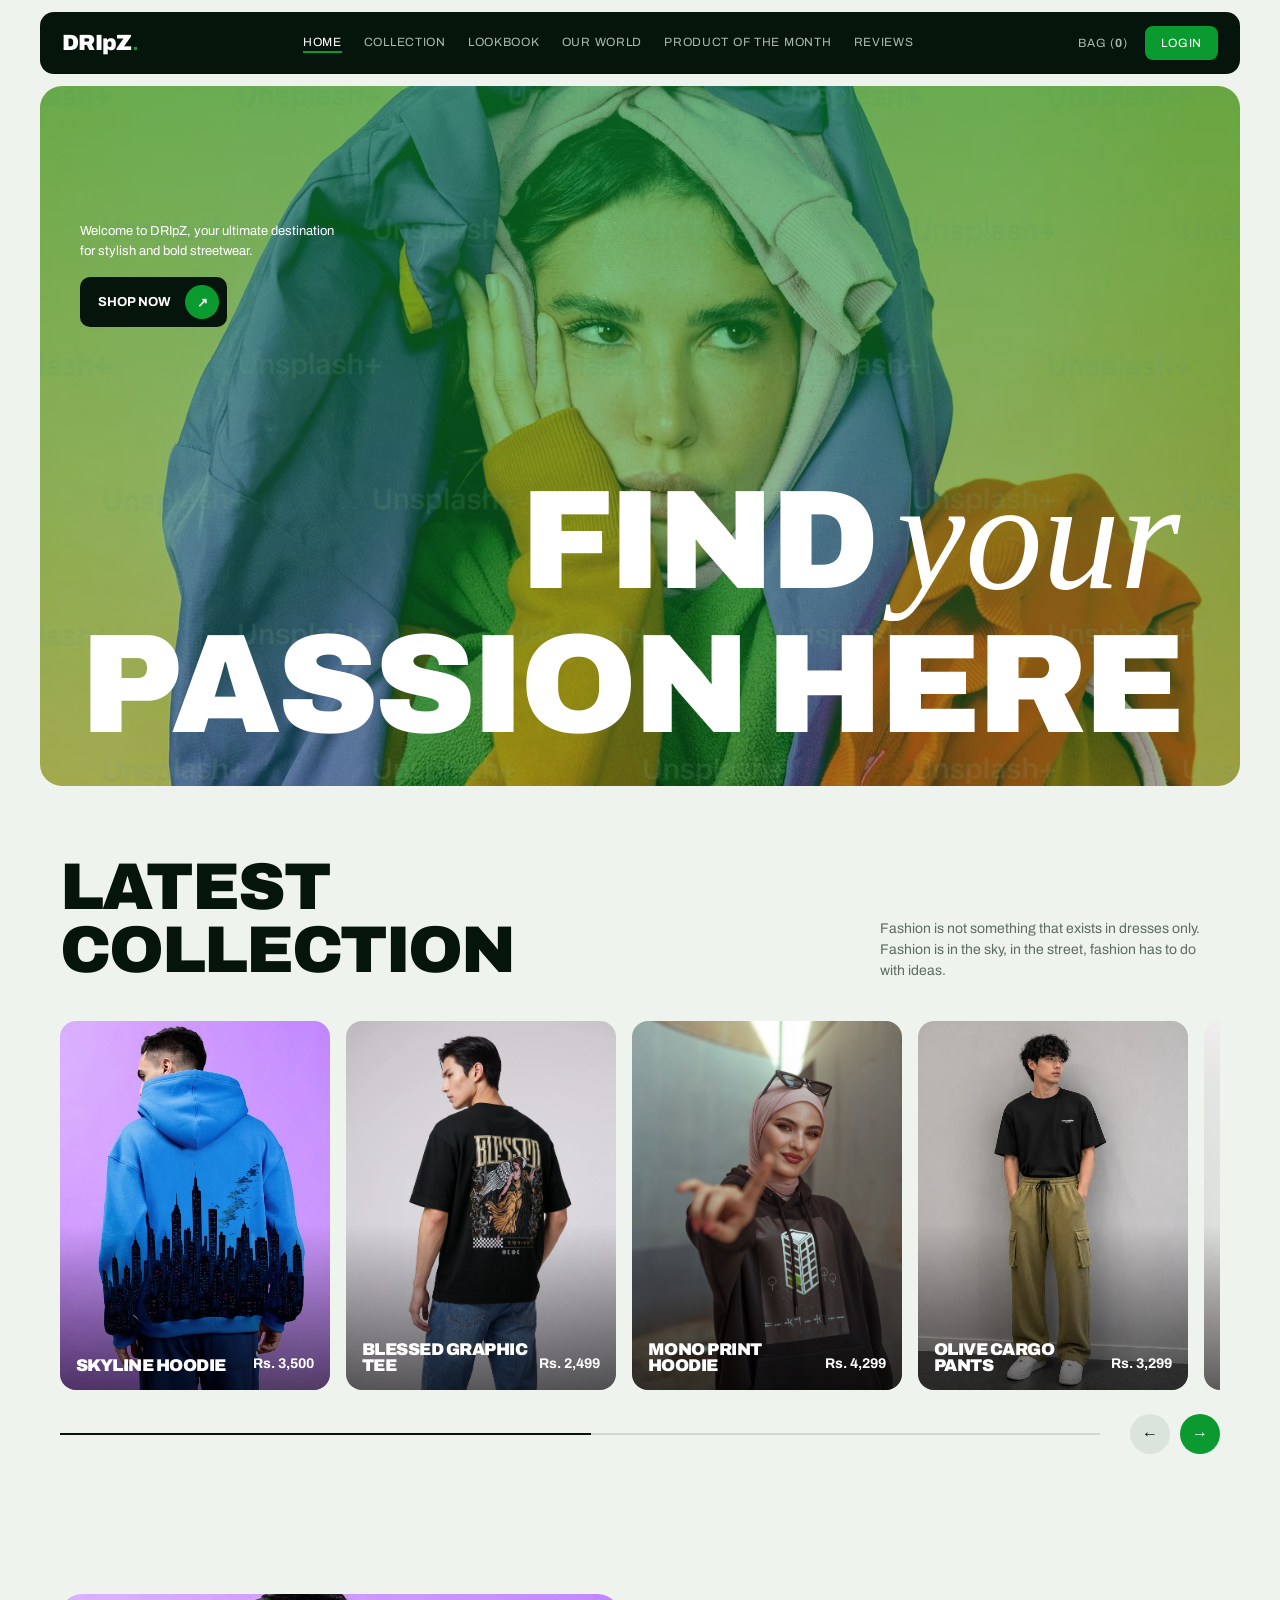
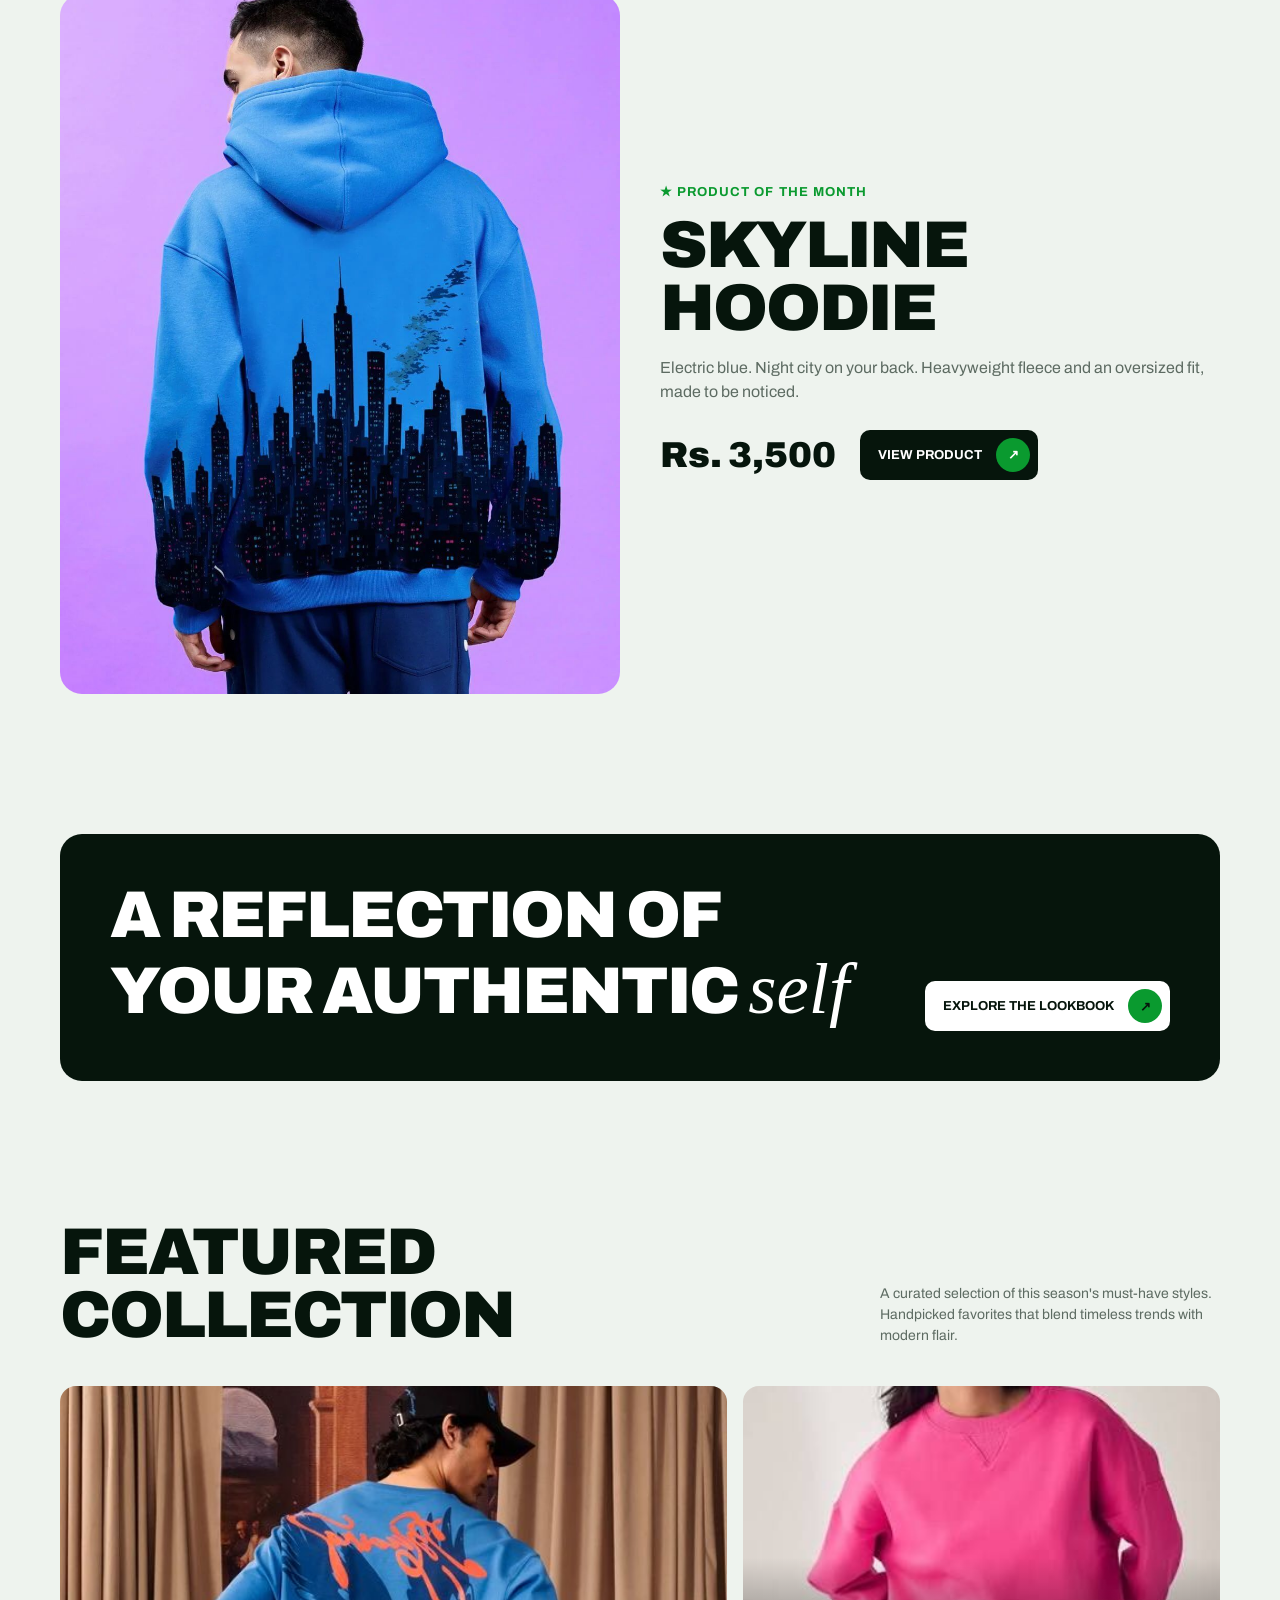
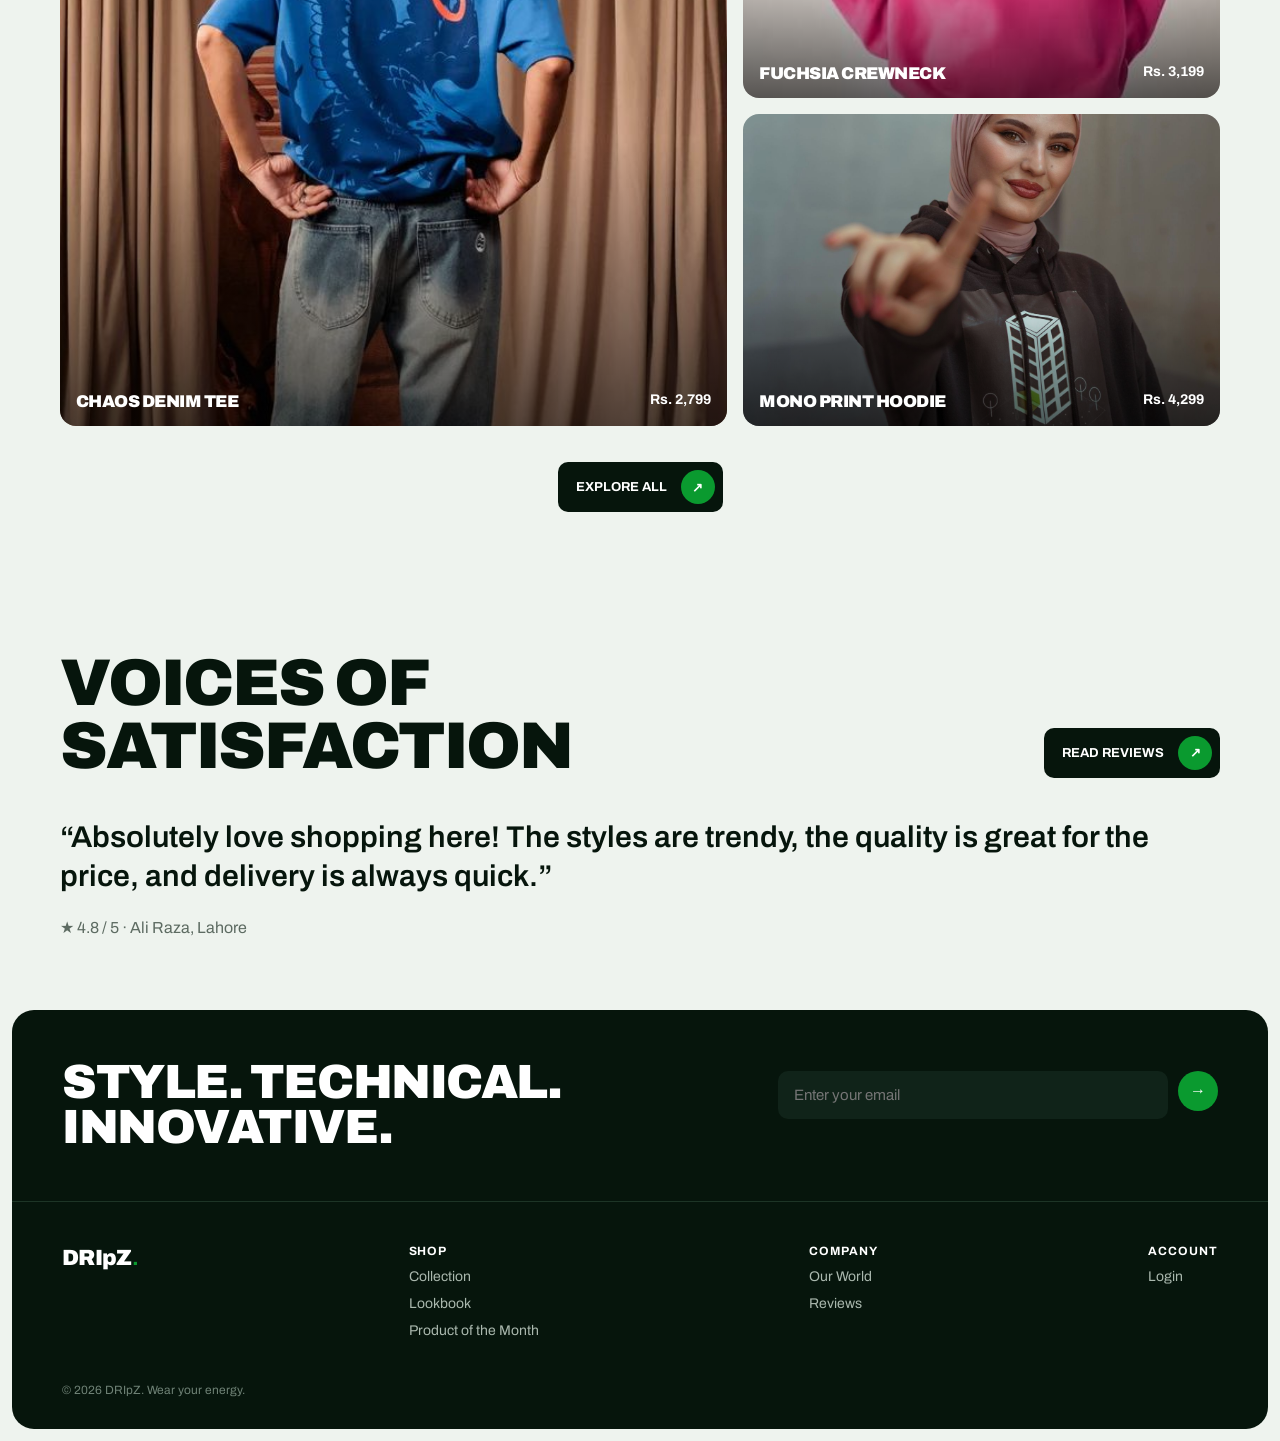
<file: index.html>
<!DOCTYPE html>
<html lang="en">
<head>
<meta charset="utf-8">
<meta name="viewport" content="width=device-width,initial-scale=1">
<title>DRIpZ | Wear Your Energy</title>
<link rel="stylesheet" href="https://fonts.googleapis.com/css2?family=Archivo:wght@400;600;900&display=swap">
<link rel="stylesheet" href="common.css">
<link rel="stylesheet" href="index.css">
</head>
<body>
<section class="hero">
<div><p>Welcome to DRIpZ, your ultimate destination for stylish and bold streetwear.</p><a class="btn" href="collection.html">Shop now<i>↗</i></a></div>
<h1>Find <em>your</em><br>passion here</h1>
</section>

<section class="w">
<div class="hd"><h2>Latest<br>Collection</h2><p>Fashion is not something that exists in dresses only. Fashion is in the sky, in the street, fashion has to do with ideas.</p></div>
<div class="rail" data-cards="latest"></div>
<div class="ctl"><span class="bar"><b></b></span><button class="rb" id="pv" aria-label="Previous">←</button><button class="rb on" id="nx" aria-label="Next">→</button></div>
</section>

<section class="w two">
<a class="ph" href="Productofthemonth.html"><img src="images/product.jpg" alt="Skyline Hoodie" loading="lazy"></a>
<div>
<p class="tag">★ Product of the month</p>
<h2>Skyline<br>Hoodie</h2>
<p class="m" style="margin-top:16px">Electric blue. Night city on your back. Heavyweight fleece and an oversized fit, made to be noticed.</p>
<div class="buy"><strong>Rs. 3,500</strong><a class="btn" href="Productofthemonth.html">View product<i>↗</i></a></div>
</div>
</section>

<section class="w"><div class="dk">
<h2>A reflection of<br>your authentic <em>self</em></h2>
<a class="btn" href="lookbook.html">Explore the lookbook<i>↗</i></a>
</div></section>

<section class="w">
<div class="hd"><h2>Featured<br>Collection</h2><p>A curated selection of this season's must-have styles. Handpicked favorites that blend timeless trends with modern flair.</p></div>
<div class="bento" data-cards="feat"></div>
<p style="text-align:center;margin-top:36px"><a class="btn" href="collection.html">Explore all<i>↗</i></a></p>
</section>

<section class="w">
<div class="hd"><h2>Voices of<br>satisfaction</h2><a class="btn" href="reviews.html">Read reviews<i>↗</i></a></div>
<p class="q">“Absolutely love shopping here! The styles are trendy, the quality is great for the price, and delivery is always quick.”</p>
<p class="m">★ 4.8 / 5 · Ali Raza, Lahore</p>
</section>

<script src="common.js" defer></script>
<script src="index.js" defer></script>
</body>
</html>
</file>
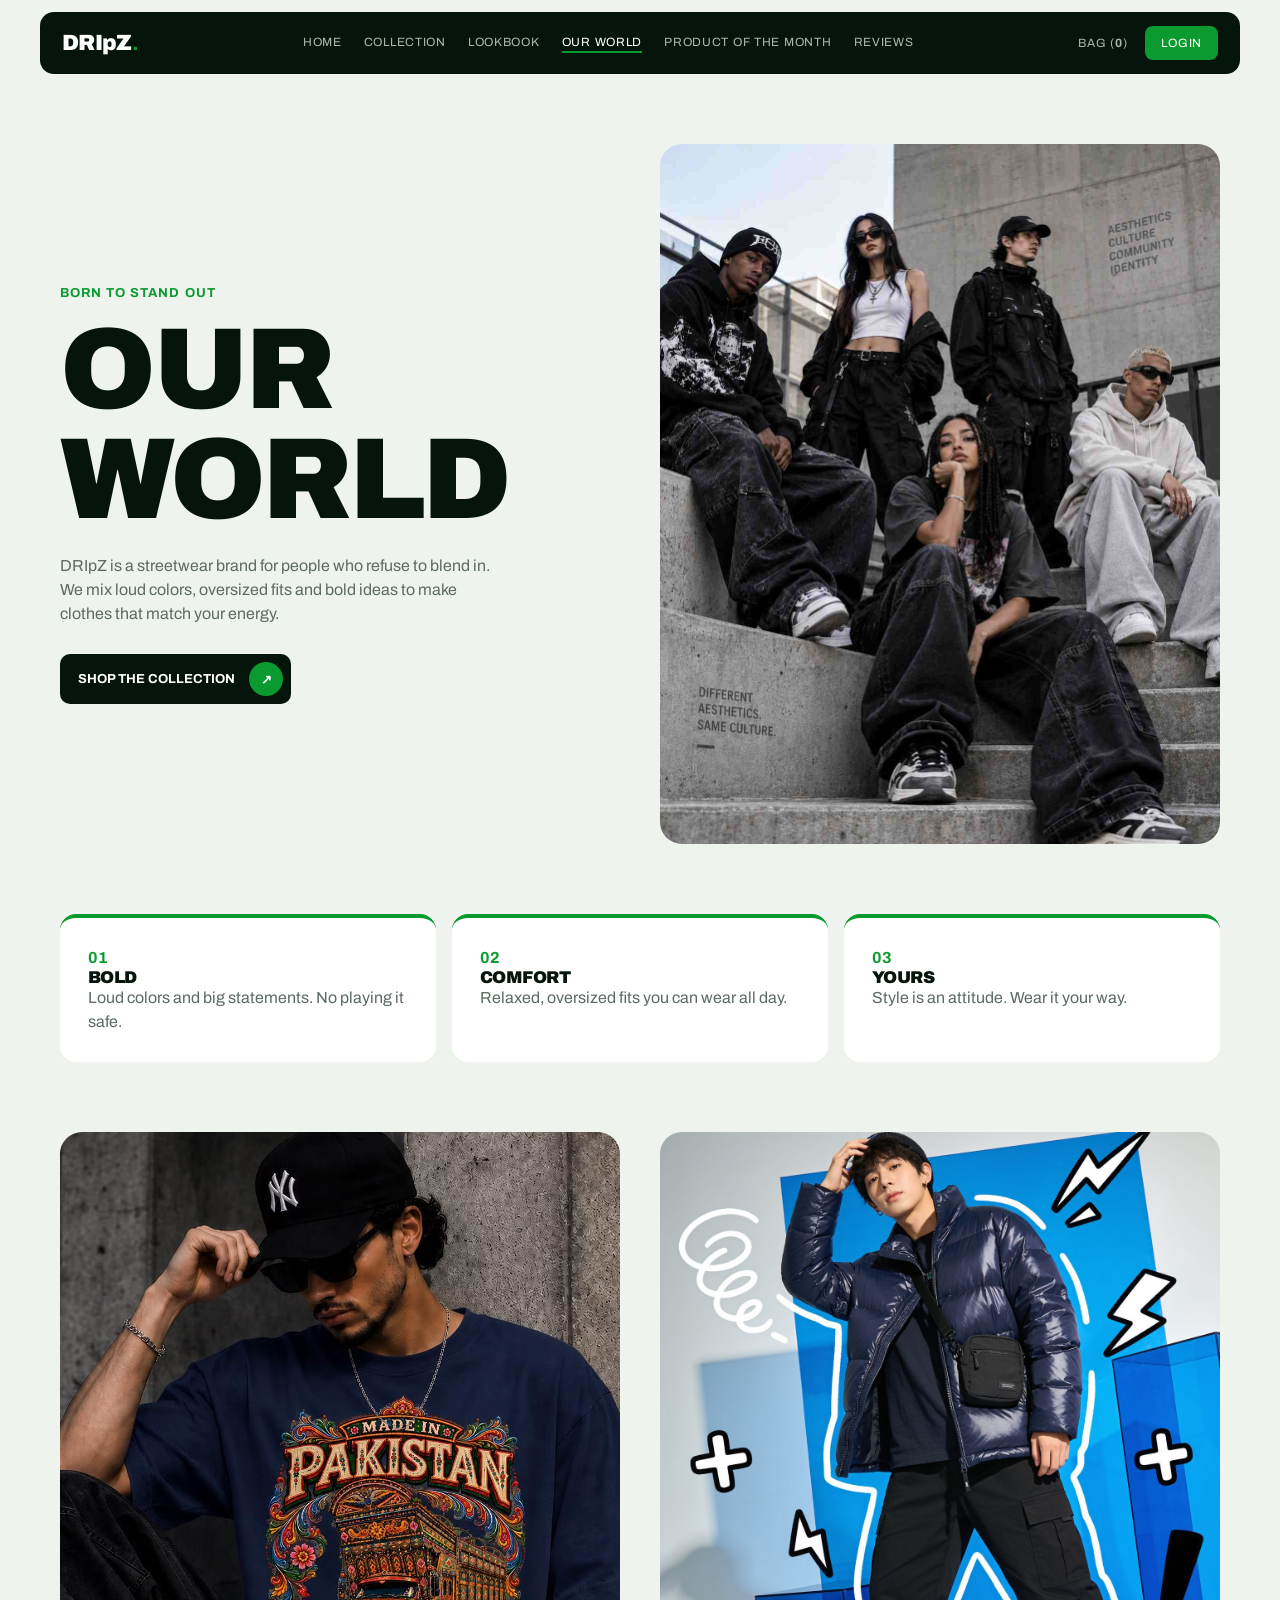
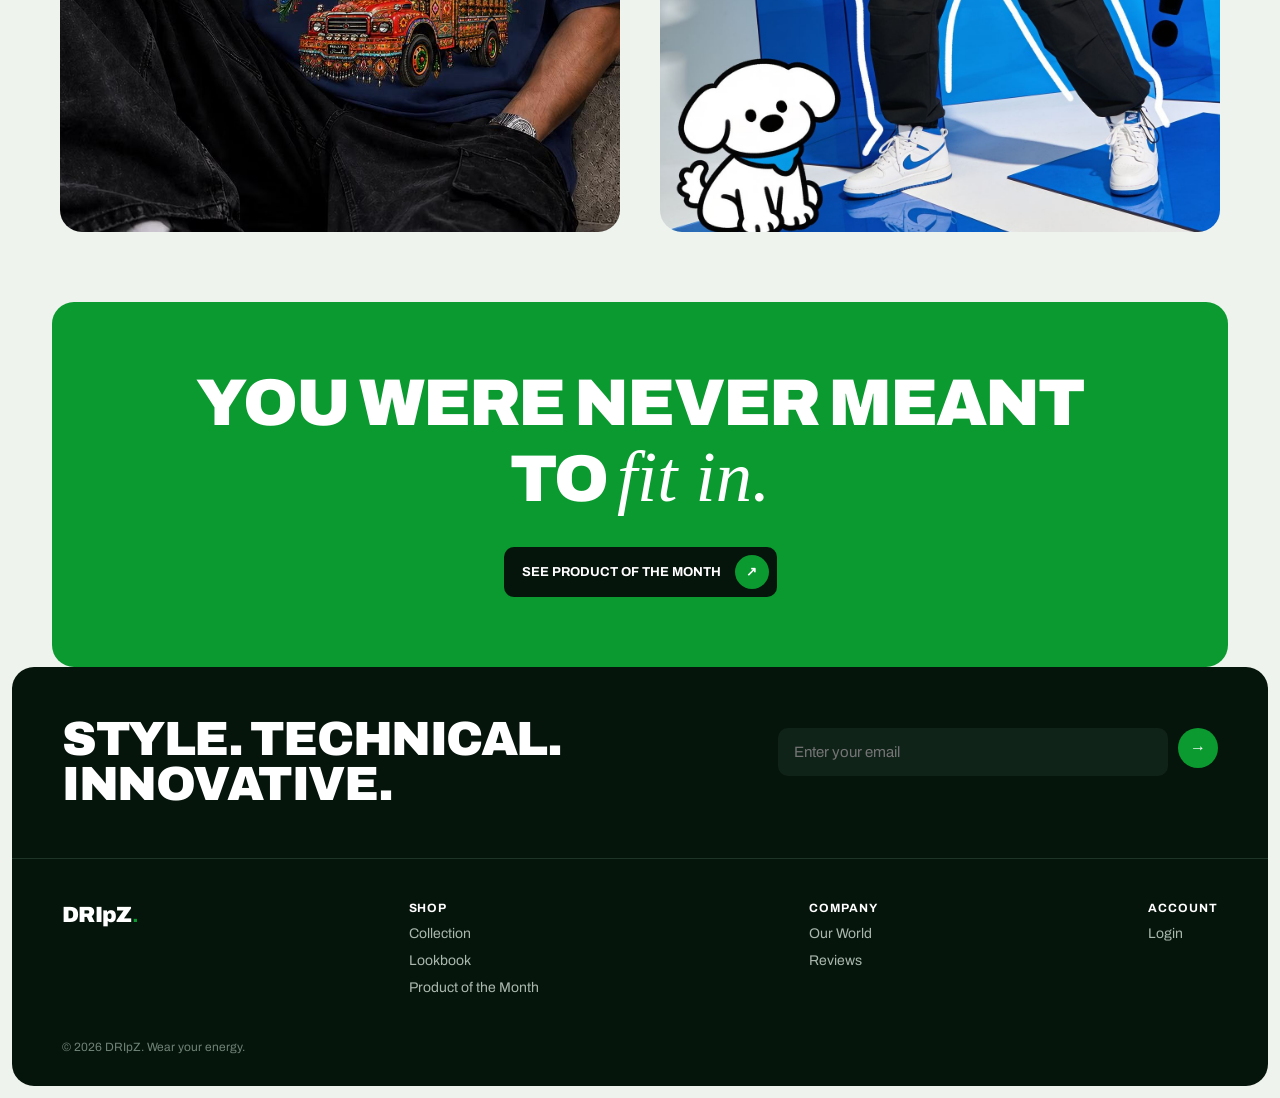
<file: about.html>
<!DOCTYPE html>
<html lang="en">
<head>
<meta charset="utf-8">
<meta name="viewport" content="width=device-width,initial-scale=1">
<title>DRIpZ | Our World</title>
<link rel="stylesheet" href="https://fonts.googleapis.com/css2?family=Archivo:wght@400;600;900&display=swap">
<link rel="stylesheet" href="common.css">
<link rel="stylesheet" href="about.css">
</head>
<body>
<section class="w two">
<div>
<p class="tag">Born to stand out</p>
<h1>Our<br>World</h1>
<p class="m" style="margin:20px 0 28px;max-width:440px">DRIpZ is a streetwear brand for people who refuse to blend in. We mix loud colors, oversized fits and bold ideas to make clothes that match your energy.</p>
<a class="btn" href="collection.html">Shop the collection<i>↗</i></a>
</div>
<div class="ph c1"><img src="images/about-hero.jpg" alt="The DRIpZ crew"></div>
</section>

<section class="w" style="padding-top:0"><div class="vals">
<div><b>01</b><h3>Bold</h3><p>Loud colors and big statements. No playing it safe.</p></div>
<div><b>02</b><h3>Comfort</h3><p>Relaxed, oversized fits you can wear all day.</p></div>
<div><b>03</b><h3>Yours</h3><p>Style is an attitude. Wear it your way.</p></div>
</div></section>

<section class="w two" style="padding-top:0">
<div class="ph c2"><img src="images/story1.jpg" alt="Made in Pakistan tee" loading="lazy"></div>
<div class="ph c3"><img src="images/story2.jpg" alt="Electric blue look" loading="lazy"></div>
</section>

<div class="band"><h2>You were never meant<br>to <em>fit in.</em></h2>
<p style="margin-top:28px"><a class="btn" href="Productofthemonth.html">See product of the month<i>↗</i></a></p></div>

<script src="common.js" defer></script>
</body>
</html>
</file>
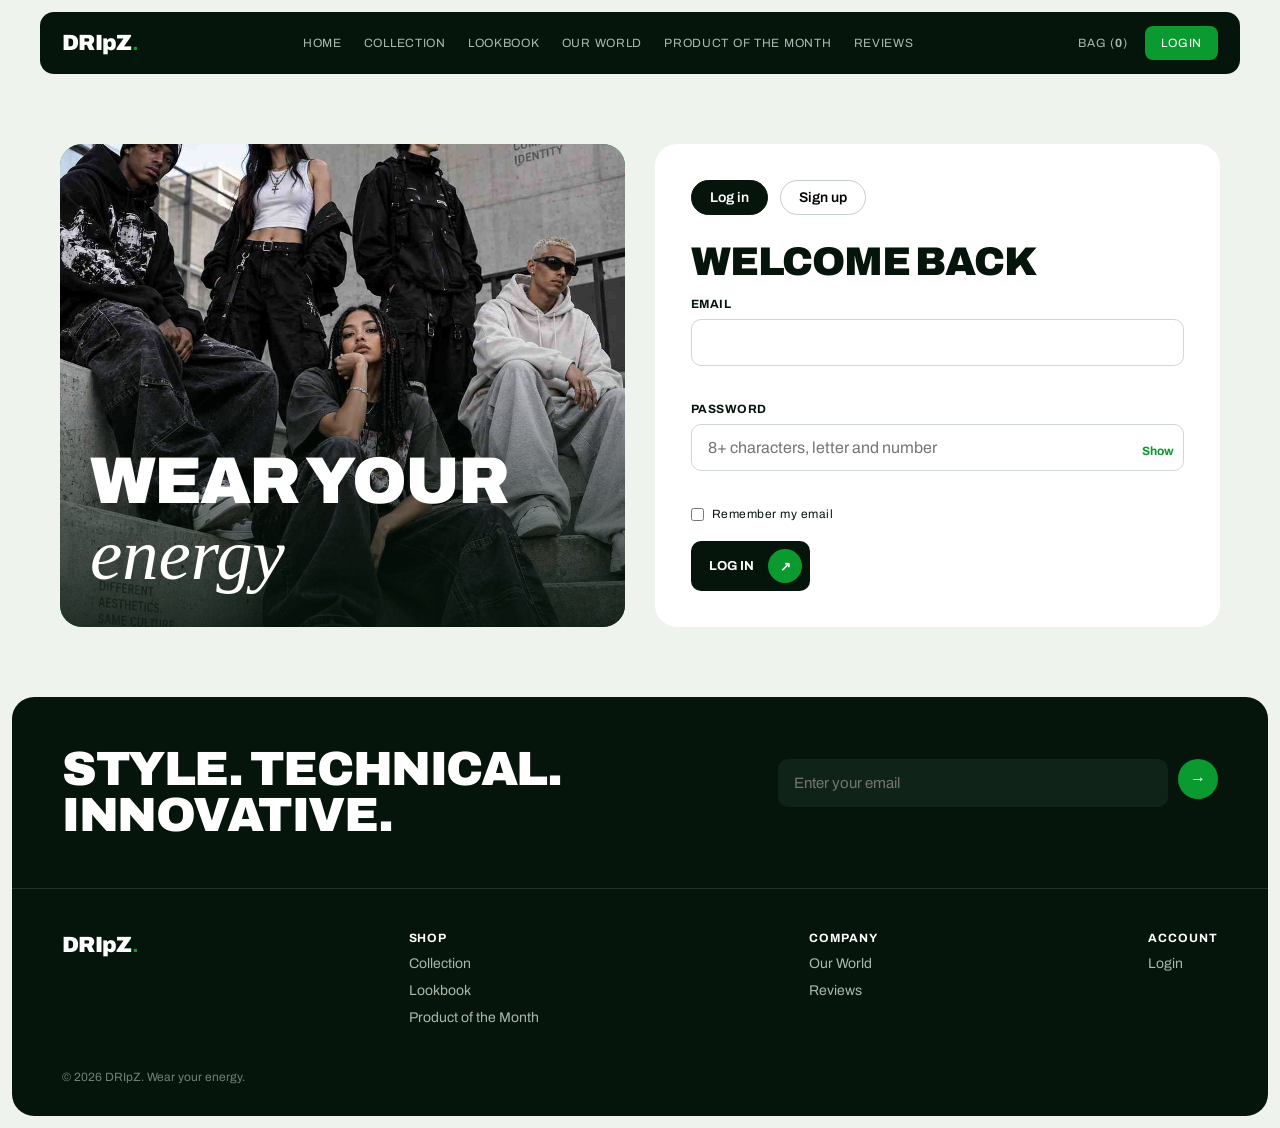
<file: login.html>
<!DOCTYPE html>
<html lang="en">
<head>
<meta charset="utf-8">
<meta name="viewport" content="width=device-width,initial-scale=1">
<title>DRIpZ | Login</title>
<link rel="stylesheet" href="https://fonts.googleapis.com/css2?family=Archivo:wght@400;600;900&display=swap">
<link rel="stylesheet" href="common.css">
<link rel="stylesheet" href="login.css">
</head>
<body>
<section class="w auth">
<div class="side"><img src="images/about-hero.jpg" alt="DRIpZ crew"><h2>Wear your<br><em>energy</em></h2></div>
<form class="box f" data-ok="login" novalidate style="align-self:center">
<div class="tabs"><button type="button" class="chip tab on" data-m="in">Log in</button><button type="button" class="chip tab" data-m="up">Sign up</button></div>
<h2 id="ah" style="font-size:40px">Welcome back</h2>
<label class="su" hidden>Full name<input name="fullname" data-v="fullname" autocomplete="name"><small></small></label>
<label>Email<input name="email" type="email" data-v="email" autocomplete="email"><small></small></label>
<label>Password<span class="pw"><input name="pass" type="password" data-v="pass" placeholder="8+ characters, letter and number" autocomplete="current-password"><button type="button" id="eye">Show</button></span><small></small></label>
<label class="su" hidden>Confirm password<input name="confirm" type="password" data-v="match" autocomplete="new-password"><small></small></label>
<label class="chk"><input type="checkbox" name="rem"> Remember my email</label>
<button class="btn" id="sub"><span>Log in</span><i>↗</i></button>
<p class="ok" role="status"></p>
</form>
</section>

<script src="common.js" defer></script>
<script src="login.js" defer></script>
</body>
</html>
</file>
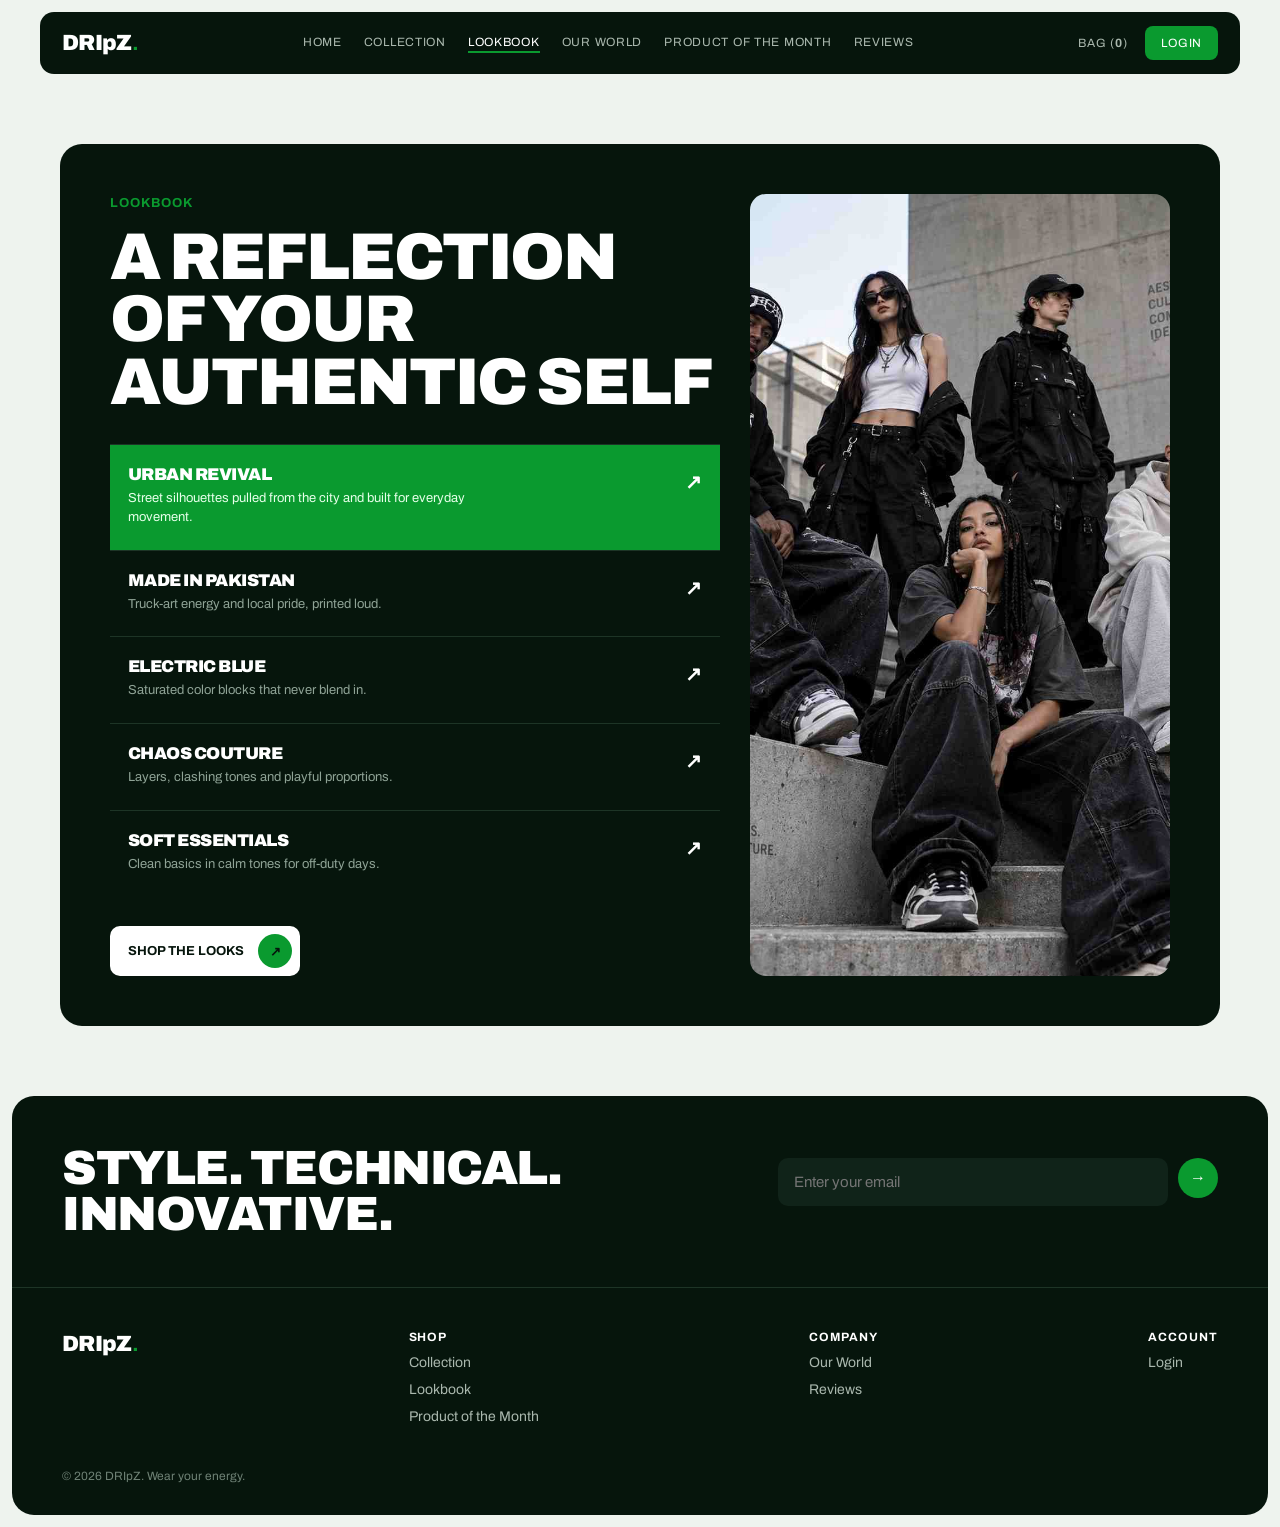
<file: lookbook.html>
<!DOCTYPE html>
<html lang="en">
<head>
<meta charset="utf-8">
<meta name="viewport" content="width=device-width,initial-scale=1">
<title>DRIpZ | Lookbook</title>
<link rel="stylesheet" href="https://fonts.googleapis.com/css2?family=Archivo:wght@400;600;900&display=swap">
<link rel="stylesheet" href="common.css">
<link rel="stylesheet" href="lookbook.css">
</head>
<body>
<section class="w"><div class="dk lb">
<div>
<p class="tag">Lookbook</p>
<h2 style="margin-bottom:30px">A reflection of your authentic self</h2>
<div class="row on" data-i="about-hero.jpg"><div><h3>Urban Revival</h3><p>Street silhouettes pulled from the city and built for everyday movement.</p></div><b>↗</b></div>
<div class="row" data-i="story1.jpg"><div><h3>Made in Pakistan</h3><p>Truck-art energy and local pride, printed loud.</p></div><b>↗</b></div>
<div class="row" data-i="story2.jpg"><div><h3>Electric Blue</h3><p>Saturated color blocks that never blend in.</p></div><b>↗</b></div>
<div class="row" data-i="hero.jpg"><div><h3>Chaos Couture</h3><p>Layers, clashing tones and playful proportions.</p></div><b>↗</b></div>
<div class="row" data-i="product8.jpg"><div><h3>Soft Essentials</h3><p>Clean basics in calm tones for off-duty days.</p></div><b>↗</b></div>
<p style="margin-top:30px"><a class="btn" href="collection.html">Shop the looks<i>↗</i></a></p>
</div>
<div class="lk"><img id="lk" src="images/about-hero.jpg" alt="Lookbook"></div>
</div></section>

<script src="common.js" defer></script>
<script src="lookbook.js" defer></script>
</body>
</html>
</file>
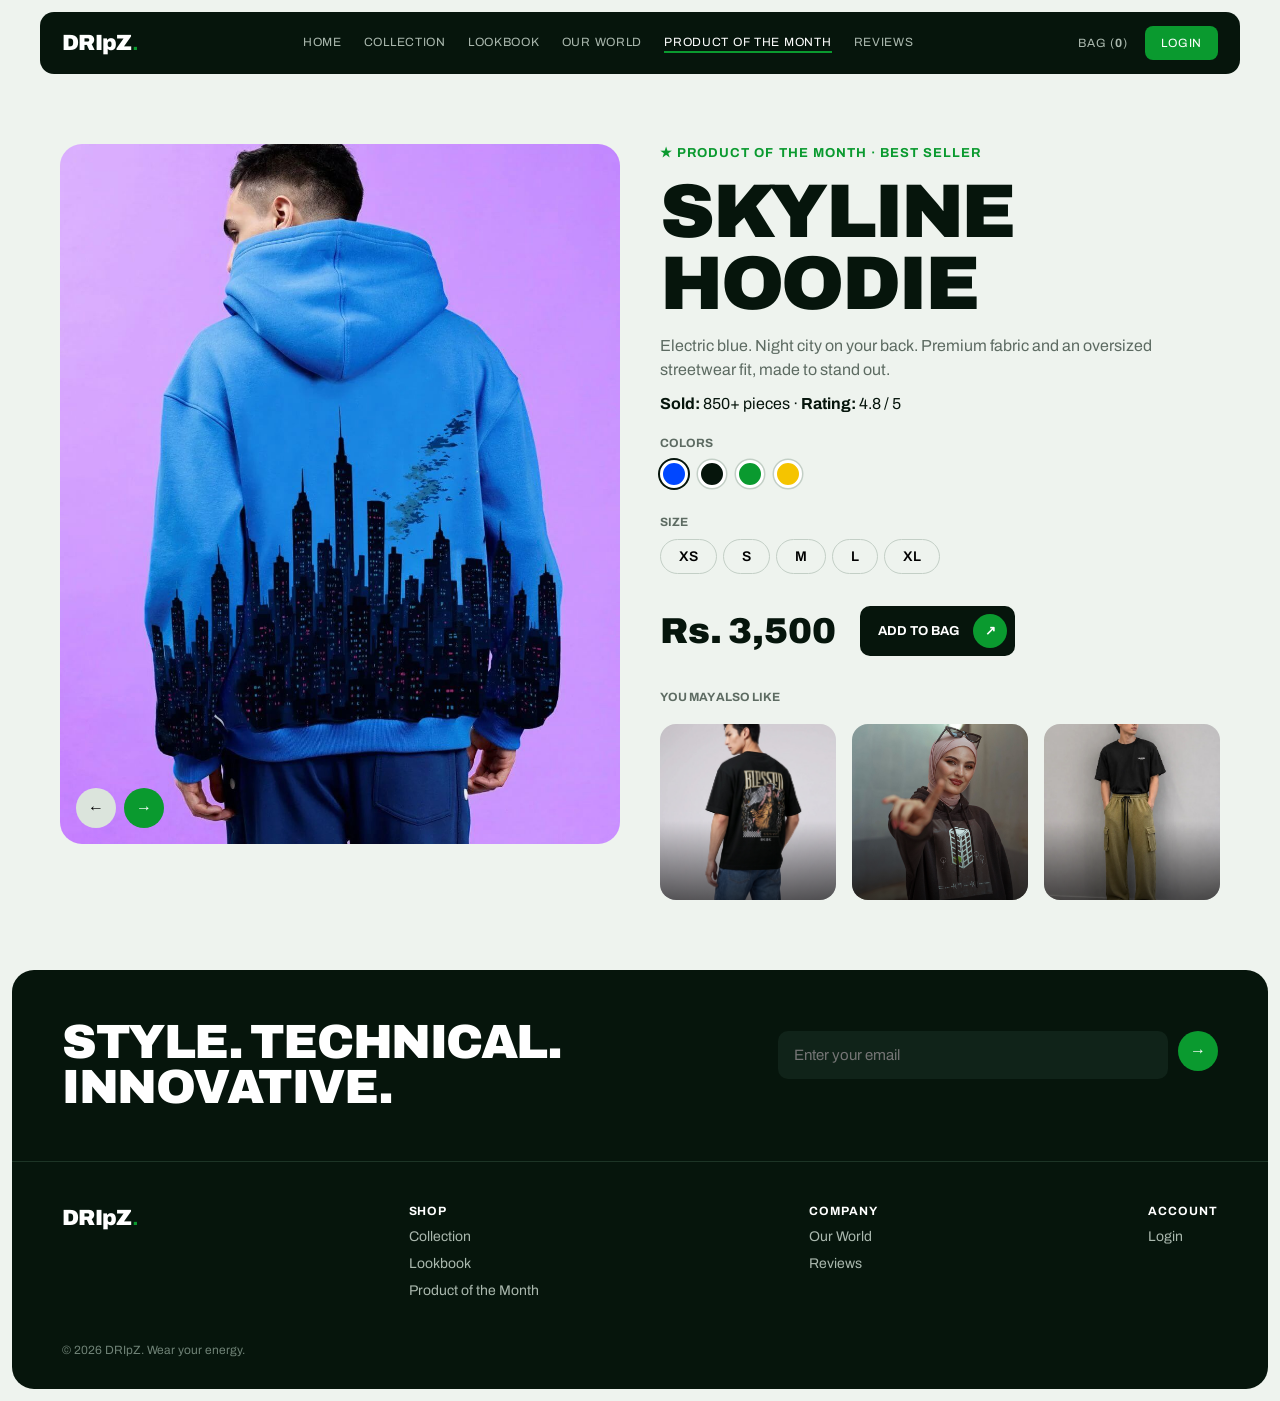
<file: Productofthemonth.html>
<!DOCTYPE html>
<html lang="en">
<head>
<meta charset="utf-8">
<meta name="viewport" content="width=device-width,initial-scale=1">
<title>DRIpZ | Product of the Month</title>
<link rel="stylesheet" href="https://fonts.googleapis.com/css2?family=Archivo:wght@400;600;900&display=swap">
<link rel="stylesheet" href="common.css">
<link rel="stylesheet" href="Productofthemonth.css">
</head>
<body>
<section class="w pdp">
<div class="ph c1"><img id="pi" alt="">
<button class="rb" id="pp" aria-label="Previous product">←</button><button class="rb on" id="pn" aria-label="Next product">→</button></div>
<div class="pinfo">
<p class="tag" id="ptag">★ Product of the month · Best seller</p>
<h1 id="pt" style="font-size:clamp(40px,6vw,76px)"></h1>
<p class="m" style="margin-top:14px">Electric blue. Night city on your back. Premium fabric and an oversized streetwear fit, made to stand out.</p>
<p id="sold" style="margin-top:10px"><b>Sold:</b> 850+ pieces · <b>Rating:</b> 4.8 / 5</p>
<div class="opt"><b>Colors</b><div id="cols"></div></div>
<div class="opt"><b>Size</b><div id="sz"></div></div>
<div class="buy"><strong id="pr"></strong><button class="btn" id="add">Add to bag<i>↗</i></button></div>
<p id="msg" role="status"></p>
<div class="opt" style="margin-top:30px"><b>You may also like</b></div>
<div class="thumbs"></div>
</div>
</section>

<script src="common.js" defer></script>
<script src="Productofthemonth.js" defer></script>
</body>
</html>
</file>
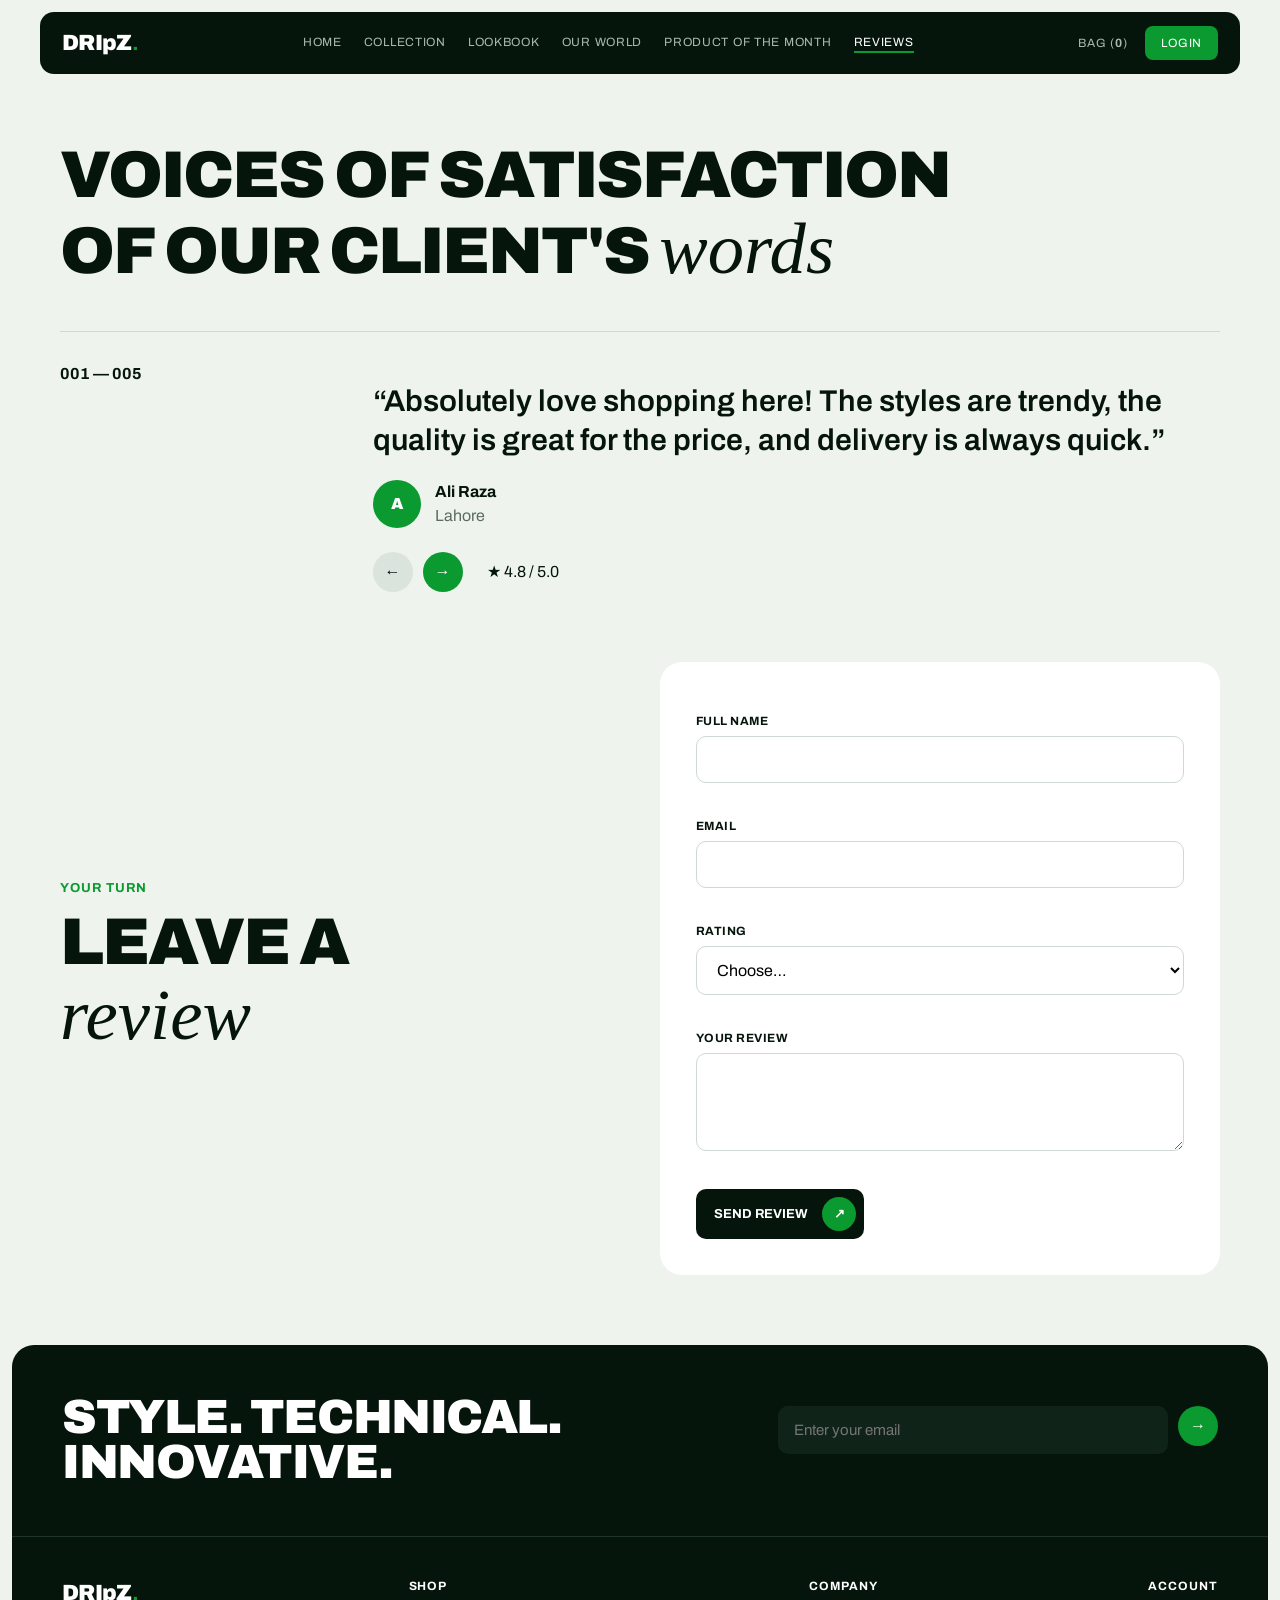
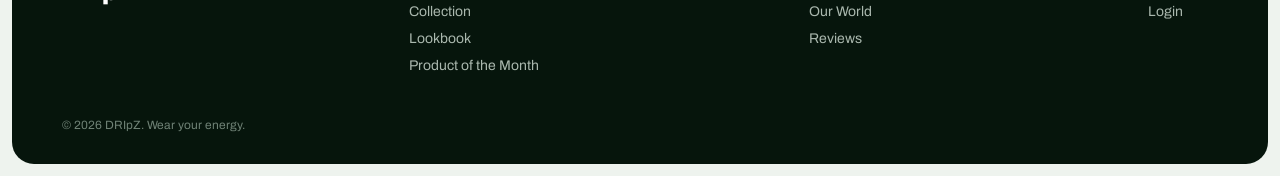
<file: reviews.html>
<!DOCTYPE html>
<html lang="en">
<head>
<meta charset="utf-8">
<meta name="viewport" content="width=device-width,initial-scale=1">
<title>DRIpZ | Reviews</title>
<link rel="stylesheet" href="https://fonts.googleapis.com/css2?family=Archivo:wght@400;600;900&display=swap">
<link rel="stylesheet" href="common.css">
<link rel="stylesheet" href="reviews.css">
</head>
<body>
<section class="w">
<h2>Voices of satisfaction<br>of our client's <em>words</em></h2>
<div class="rv">
<b id="rc"></b>
<div>
<p class="q" id="rq"></p>
<div class="who"><span class="av" id="ri"></span><div><b id="rn"></b><br><span class="m" id="rl"></span></div></div>
<div class="ctl"><button class="rb" id="rp" aria-label="Previous">←</button><button class="rb on" id="rx" aria-label="Next">→</button><span style="margin-left:14px">★ 4.8 / 5.0</span></div>
</div>
</div>
</section>

<section class="w" style="padding-top:0"><div class="two">
<div><p class="tag">Your turn</p><h2>Leave a<br><em>review</em></h2></div>
<form class="box f" data-ok="rev" novalidate>
<label>Full name<input name="fullname" data-v="fullname" autocomplete="name"><small></small></label>
<label>Email<input name="email" type="email" data-v="email" autocomplete="email"><small></small></label>
<label>Rating<select name="rate" data-v="rate"><option value="">Choose…</option><option value="5">5 – Loved it</option><option value="4">4</option><option value="3">3</option><option value="2">2</option><option value="1">1</option></select><small></small></label>
<label>Your review<textarea name="msg" rows="4" data-v="msg"></textarea><small></small></label>
<button class="btn">Send review<i>↗</i></button>
<p class="ok" role="status"></p>
</form>
</div></section>

<script src="common.js" defer></script>
<script src="reviews.js" defer></script>
</body>
</html>
</file>
<file: common.css>
:root{--g:#0a9a2f;--d:#06150c;--b:#eef3ee;--y:#f5c400;--m:#5d6b62;--r:22px}
*{box-sizing:border-box;margin:0;padding:0}
body{font:16px/1.5 Archivo,'Arial Black',Arial,sans-serif;background:var(--b);color:var(--d)}
a{color:inherit;text-decoration:none}
img{display:block;width:100%;height:100%;object-fit:cover}
h1,h2,h3{font-weight:900;text-transform:uppercase;line-height:.95;letter-spacing:-.03em}
h1{font-size:clamp(46px,9vw,120px)}
h2{font-size:clamp(32px,5.5vw,66px)}
h3{font-size:17px}
em{font:italic 400 1.1em Georgia,serif;text-transform:none;letter-spacing:0}
.w{max-width:1200px;margin:0 auto;padding:70px 20px}
.m{color:var(--m)}
.tag{color:var(--g);font-weight:700;text-transform:uppercase;font-size:13px;letter-spacing:.08em;margin-bottom:12px}
.ok{color:var(--g);font-weight:600}
.er{color:#e5322d;font-weight:600}
header{position:sticky;top:12px;z-index:9;display:flex;align-items:center;justify-content:space-between;gap:20px;max-width:1200px;width:calc(100% - 24px);margin:12px auto 0;padding:14px 22px;background:var(--d);color:#fff;border-radius:14px}
.logo{font-weight:900;font-size:22px;letter-spacing:-.03em}
.logo b{color:var(--g)}
nav{display:flex;gap:22px}
nav a,.acts>*{font-size:12px;text-transform:uppercase;letter-spacing:.06em;color:#aab8ae}
nav a:hover,nav a.on,.acts a:hover{color:#fff}
nav a.on{border-bottom:2px solid var(--g)}
.acts{display:flex;gap:18px;align-items:center}
.acts .pill{background:var(--g);color:#fff;padding:8px 16px;border-radius:8px}
#mn{display:none;background:0;border:0;color:#fff;font-size:24px;cursor:pointer}
.btn{display:inline-flex;align-items:center;gap:14px;background:var(--d);color:#fff;border:0;border-radius:10px;padding:8px 8px 8px 18px;font:700 13px Archivo,Arial;text-transform:uppercase;cursor:pointer}
.btn i{display:grid;place-items:center;width:34px;height:34px;border-radius:50%;background:var(--g);font-style:normal;transition:.3s}
.btn:hover i{transform:rotate(45deg)}
.rb{width:40px;height:40px;border-radius:50%;border:0;background:#dbe4dc;font-size:16px;cursor:pointer}
.rb.on,.rb:hover{background:var(--g);color:#fff}
.chip{padding:9px 18px;border-radius:30px;border:1.5px solid #c3cfc6;background:0;font:600 14px Archivo,Arial;cursor:pointer;margin:0 6px 6px 0}
.chip.on{background:var(--d);color:#fff;border-color:var(--d)}
.hd{display:flex;justify-content:space-between;align-items:flex-end;gap:30px;flex-wrap:wrap;margin-bottom:40px}
.hd p{max-width:340px;color:var(--m);font-size:14px}
.two{display:grid;grid-template-columns:1fr 1fr;gap:40px;align-items:center}
.ph{aspect-ratio:4/5;border-radius:var(--r);overflow:hidden;background:var(--g);position:relative}
.c1{background:var(--y)}
.c2{background:#1f6bff}
.c3{background:#ff6a1a}
.dk{background:var(--d);color:#fff;border-radius:var(--r);padding:50px;display:flex;justify-content:space-between;align-items:flex-end;flex-wrap:wrap;gap:30px}
.dk .btn{background:#fff;color:var(--d)}
.q{font-size:clamp(20px,3vw,30px);font-weight:600;line-height:1.3;margin:20px 0}
.card{position:relative;display:block;flex:0 0 min(270px,72vw);aspect-ratio:3/4.1;border-radius:16px;overflow:hidden;background:var(--g);color:#fff;scroll-snap-align:start}
.card:after{content:"";position:absolute;inset:0;background:linear-gradient(transparent 55%,rgba(0,0,0,.6))}
.card img{transition:.4s}
.card:hover img{transform:scale(1.06)}
.card h3,.card span{position:absolute;z-index:1;bottom:16px}
.card h3{left:16px;max-width:62%}
.card span{right:16px;font-weight:700;font-size:14px}
.buy{display:flex;align-items:center;gap:24px;margin:24px 0;flex-wrap:wrap}
.buy strong{font-size:36px;font-weight:900}
.box{background:#fff;border-radius:var(--r);padding:36px}
.f label{display:block;margin-top:14px;font-size:12px;font-weight:700;text-transform:uppercase;letter-spacing:.04em}
.f input,.f select,.f textarea{display:block;width:100%;margin-top:6px;padding:14px 16px;border:1.5px solid #cfd8d1;border-radius:10px;font:16px Archivo,Arial;background:#fff}
.f input:focus,.f select:focus,.f textarea:focus{outline:0;border-color:var(--g)}
.bad{border-color:#e5322d!important}
small{display:block;min-height:16px;margin-top:4px;font-size:12px;color:#e5322d;text-transform:none;letter-spacing:0;font-weight:600}
.f .btn{margin-top:18px}
footer{background:var(--d);color:#fff;border-radius:var(--r);margin:0 12px 12px}
.nl{display:flex;justify-content:space-between;align-items:center;gap:30px;flex-wrap:wrap;padding:50px;border-bottom:1px solid #1d3426}
.nl h2{font-size:clamp(28px,4vw,48px)}
.nl form{flex:1 1 320px;max-width:440px}
.nl span{display:flex;gap:10px}
.nl input{flex:1;padding:16px;border:0;border-radius:10px;background:#102319;color:#fff;font:15px Archivo,Arial}
.nl small{color:#ff7b77}
.fr{display:flex;justify-content:space-between;gap:30px;flex-wrap:wrap;padding:40px 50px}
.fr div{display:flex;flex-direction:column;gap:6px;font-size:14px;color:#aab8ae}
.fr h4{color:#fff;font-size:12px;text-transform:uppercase;letter-spacing:.08em}
.fr a:hover{color:#fff}
.cp{padding:0 50px 30px;font-size:12px;color:#6f8276}
.ctl{display:flex;align-items:center;gap:10px;margin-top:24px}
[hidden]{display:none!important}
@media(max-width:900px){#mn{display:block}nav{display:none}.mo nav{display:flex;flex-direction:column;position:absolute;top:calc(100% + 8px);left:0;right:0;padding:18px 22px;background:var(--d);border-radius:14px}.two{grid-template-columns:1fr}.dk,.nl,.fr{padding:30px 22px}.cp{padding:0 22px 24px}.w{padding:50px 20px}}
</file>
<file: index.css>
.hero{display:flex;justify-content:space-between;align-items:flex-end;flex-wrap:wrap;gap:24px;max-width:1200px;width:calc(100% - 24px);min-height:min(88vh,700px);margin:12px auto 0;padding:40px;border-radius:var(--r);color:#fff;background:linear-gradient(rgba(10,154,47,.6),rgba(10,154,47,.35)),url(images/hero.jpg) center 40%/cover var(--g)}
.hero p{max-width:260px;font-size:13px;margin-bottom:16px}
.hero h1{font-size:clamp(52px,11vw,150px);text-align:right;line-height:.85}
.rail{display:flex;gap:16px}
.rail{overflow-x:auto;scroll-snap-type:x mandatory;scrollbar-width:none}
.bar{flex:1;height:2px;background:#cfd8d1;margin-right:20px}
.bar b{display:block;height:100%;width:30%;background:var(--d);transition:.2s}
.bento{display:grid;grid-template-columns:1.4fr 1fr;grid-template-rows:1fr 1fr;gap:16px;height:640px}
.bento .card{aspect-ratio:auto;flex:none}
.bento .card:first-child{grid-row:span 2}
@media(max-width:900px){.bento{grid-template-columns:1fr;grid-template-rows:none;height:auto}.bento .card{aspect-ratio:3/3.5}.bento .card:first-child{grid-row:auto}.hero{padding:24px}.hero h1{text-align:left}}
</file>
<file: about.css>
.band{background:var(--g);color:#fff;border-radius:var(--r);padding:70px 30px;text-align:center;max-width:1176px;margin:0 auto}
.vals{display:grid;grid-template-columns:repeat(auto-fit,minmax(220px,1fr));gap:16px}
.vals div{background:#fff;border-radius:16px;padding:28px;border-top:4px solid var(--g)}
.vals b{color:var(--g)}
.vals p{color:var(--m)}
</file>
<file: login.css>
.pw{position:relative;display:block}
.pw button{position:absolute;right:10px;top:50%;transform:translateY(-50%);margin-top:3px;background:0;border:0;color:var(--g);font:700 12px Archivo,Arial;cursor:pointer}
.tabs{display:flex;gap:6px;margin-bottom:22px}
.auth{display:grid;grid-template-columns:1fr 1fr;gap:30px}
.side{position:relative;border-radius:var(--r);overflow:hidden;min-height:480px;display:flex;align-items:flex-end;padding:30px;color:#fff;background:var(--g)}
.side img{position:absolute;inset:0}
.side:after{content:"";position:absolute;inset:0;background:linear-gradient(transparent 40%,rgba(6,21,12,.8))}
.side h2{position:relative;z-index:1}
.chk{display:flex!important;gap:8px;align-items:center;text-transform:none!important;font-weight:400!important}
.chk input{width:auto;margin:0}
@media(max-width:900px){.auth{grid-template-columns:1fr}}
</file>
<file: lookbook.css>
.lb{align-items:stretch}
.lb>div:first-child{flex:1 1 420px}
.row{display:flex;justify-content:space-between;gap:20px;padding:22px 18px;border-top:1px solid #1d3426;cursor:pointer}
.row p{color:#8fa396;font-size:13px;max-width:340px;margin-top:6px}
.row b{font-size:20px}
.row.on{background:var(--g)}
.row.on p{color:#e6ffe9}
.lk{flex:1 1 300px;max-width:420px;aspect-ratio:3/4;border-radius:16px;overflow:hidden;background:var(--y)}
</file>
<file: Productofthemonth.css>
.thumbs{display:flex;gap:16px}
.pdp{display:grid;grid-template-columns:1fr 1fr;gap:40px}
.pdp .ph button{position:absolute;bottom:16px}
#pp{left:16px}
.opt{margin:18px 0}
.opt b{display:block;font-size:12px;text-transform:uppercase;color:var(--m);margin-bottom:8px}
.sw{display:inline-block;width:28px;height:28px;border-radius:50%;margin-right:10px;cursor:pointer;border:3px solid #fff;box-shadow:0 0 0 1.5px #c3cfc6}
.sw.on{box-shadow:0 0 0 2px var(--d)}
.thumbs .card{flex:1;aspect-ratio:1}
.thumbs h3,.thumbs span{display:none}
#pn{left:64px}
@media(max-width:900px){.pdp{grid-template-columns:1fr}}
</file>
<file: reviews.css>
.rv{display:grid;grid-template-columns:1fr 3fr;gap:30px;border-top:1px solid #cfd8d1;padding-top:30px;margin-top:40px}
.who{display:flex;align-items:center;gap:14px}
.av{width:48px;height:48px;border-radius:50%;background:var(--g);color:#fff;display:grid;place-items:center;font-weight:900}
@media(max-width:900px){.rv{grid-template-columns:1fr}}
</file>
